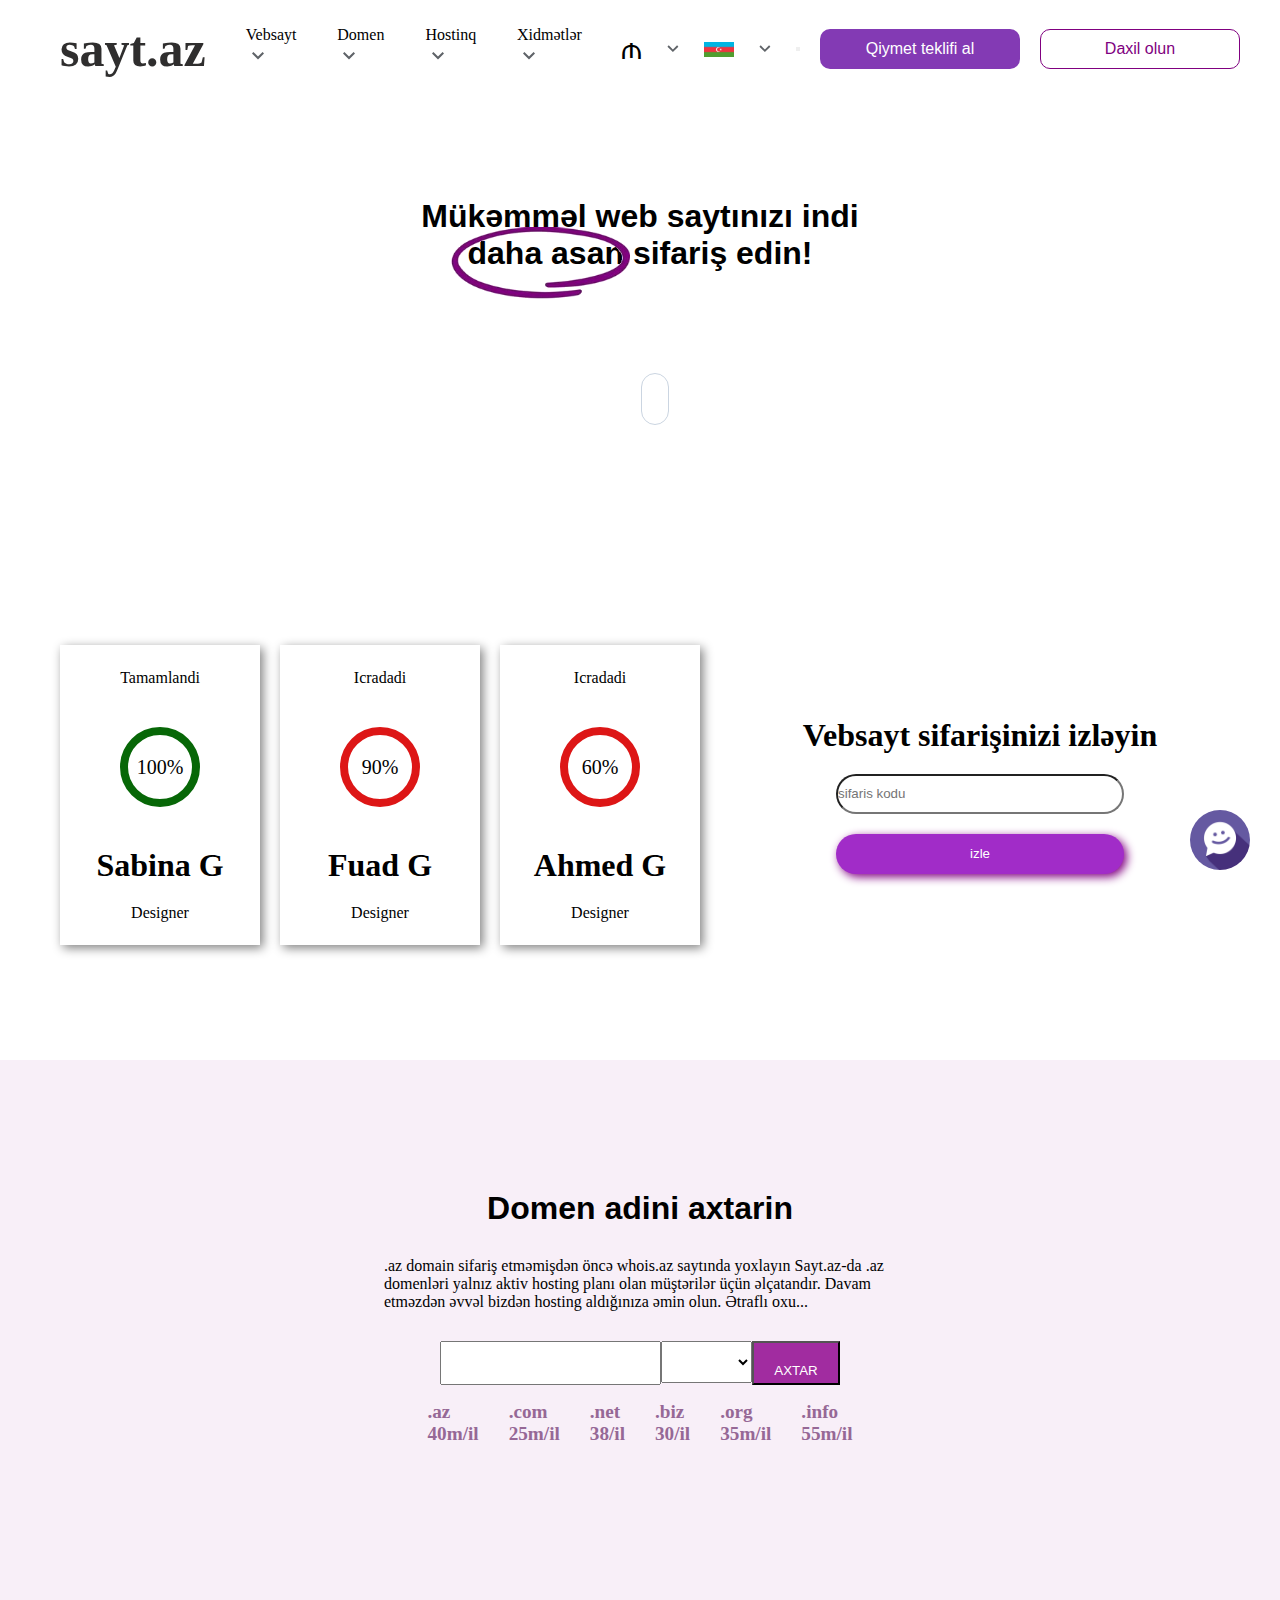
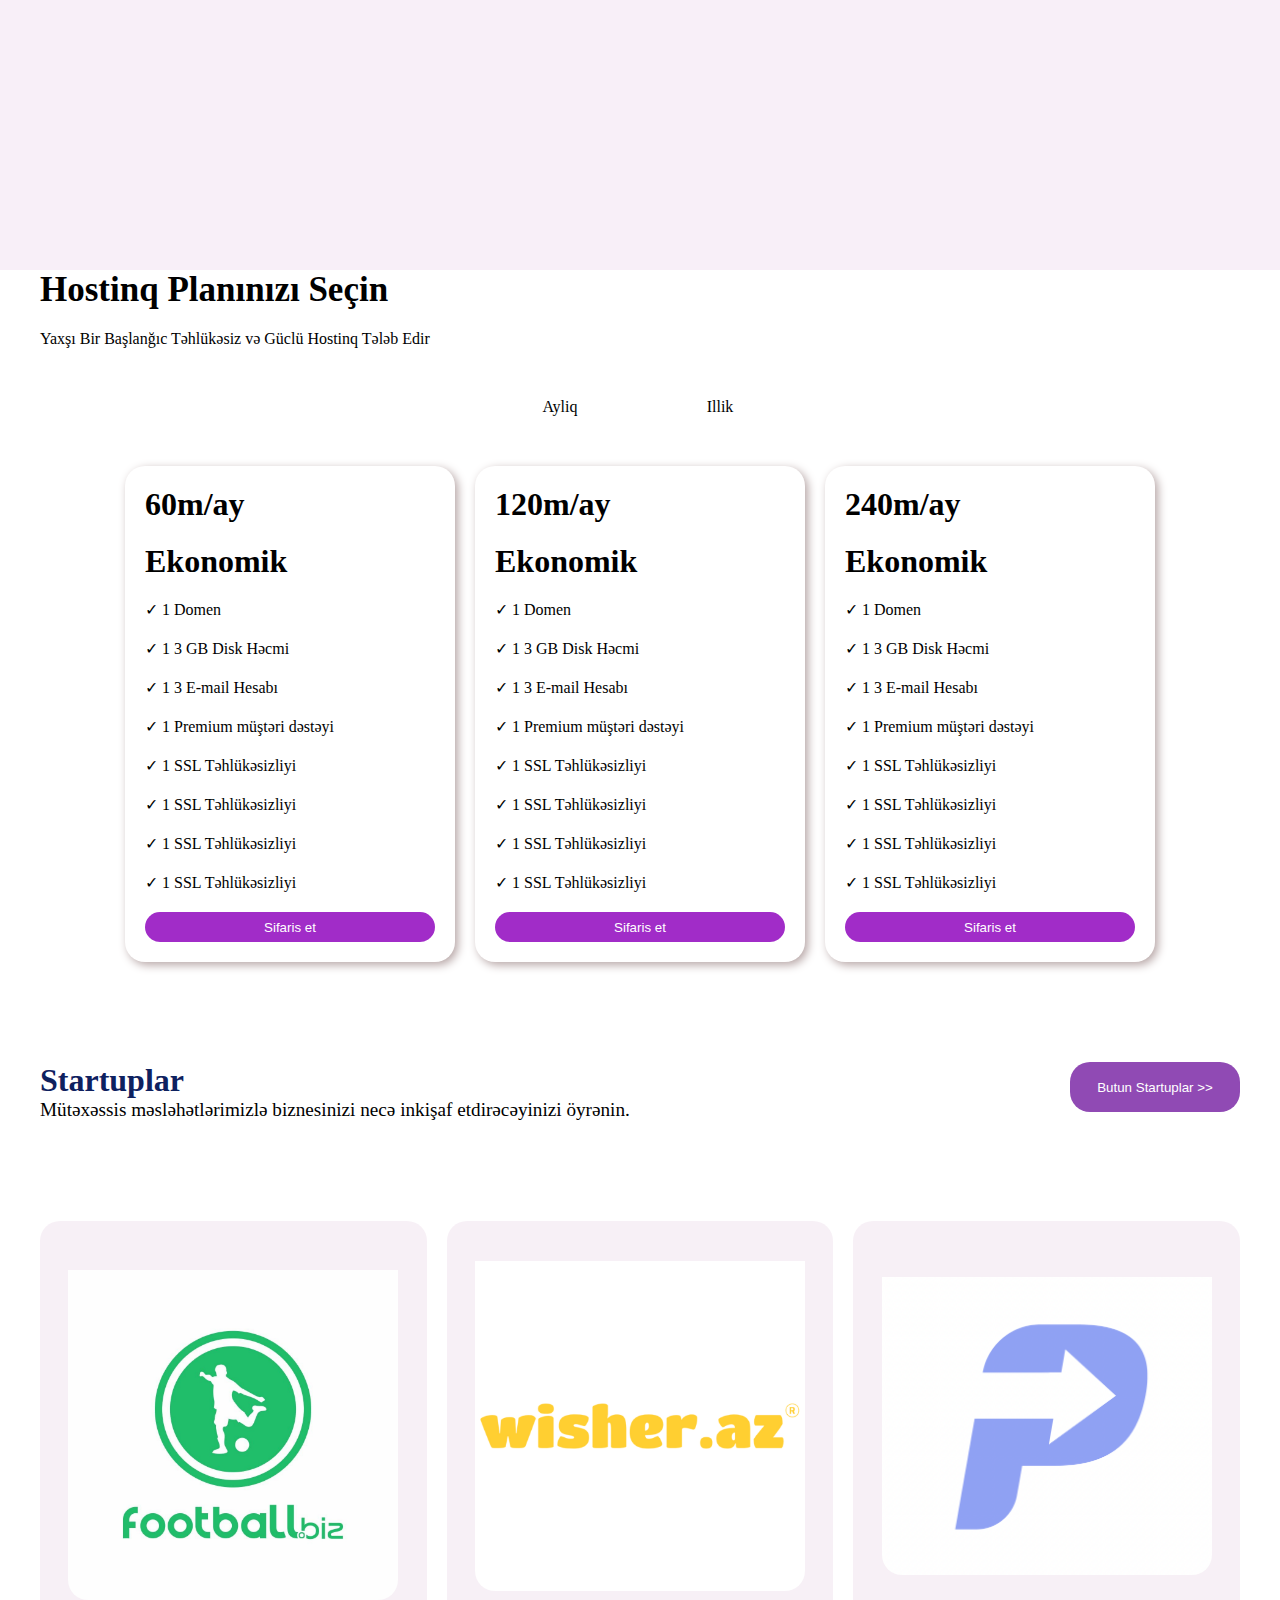
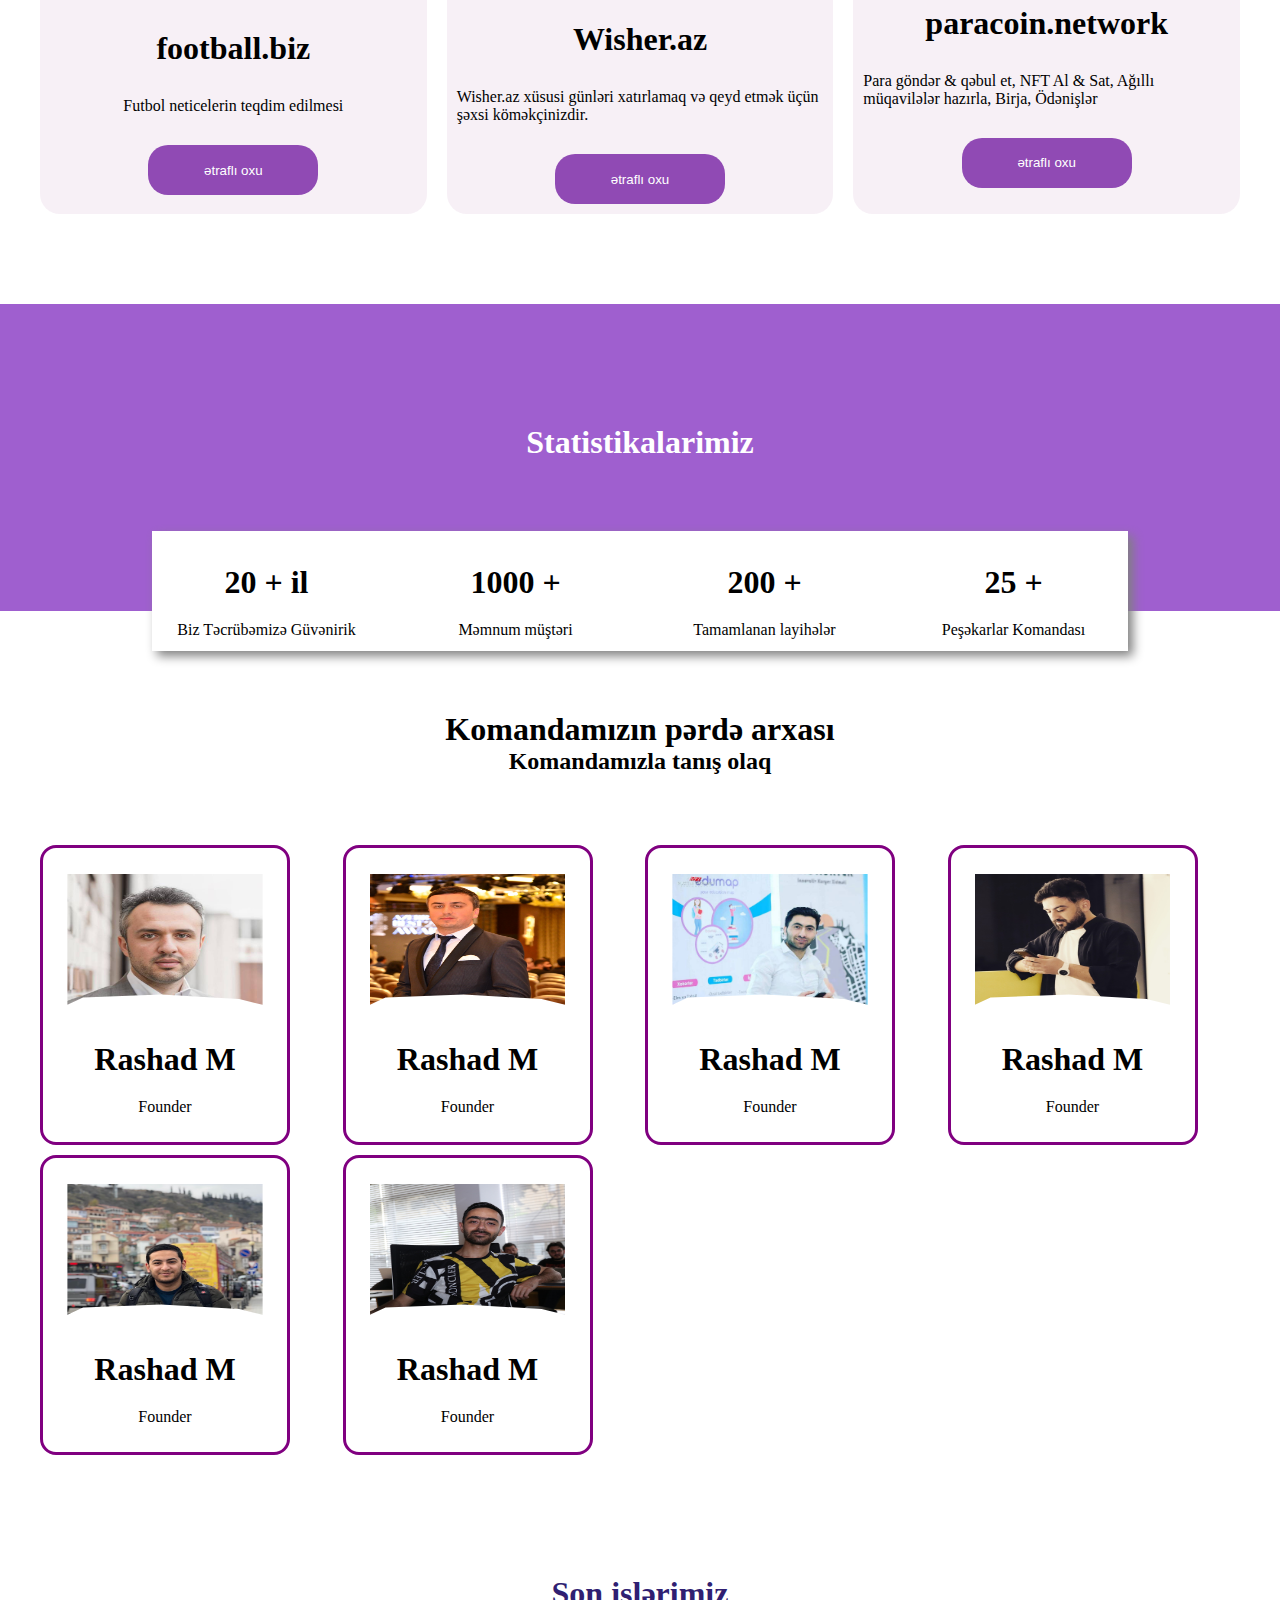
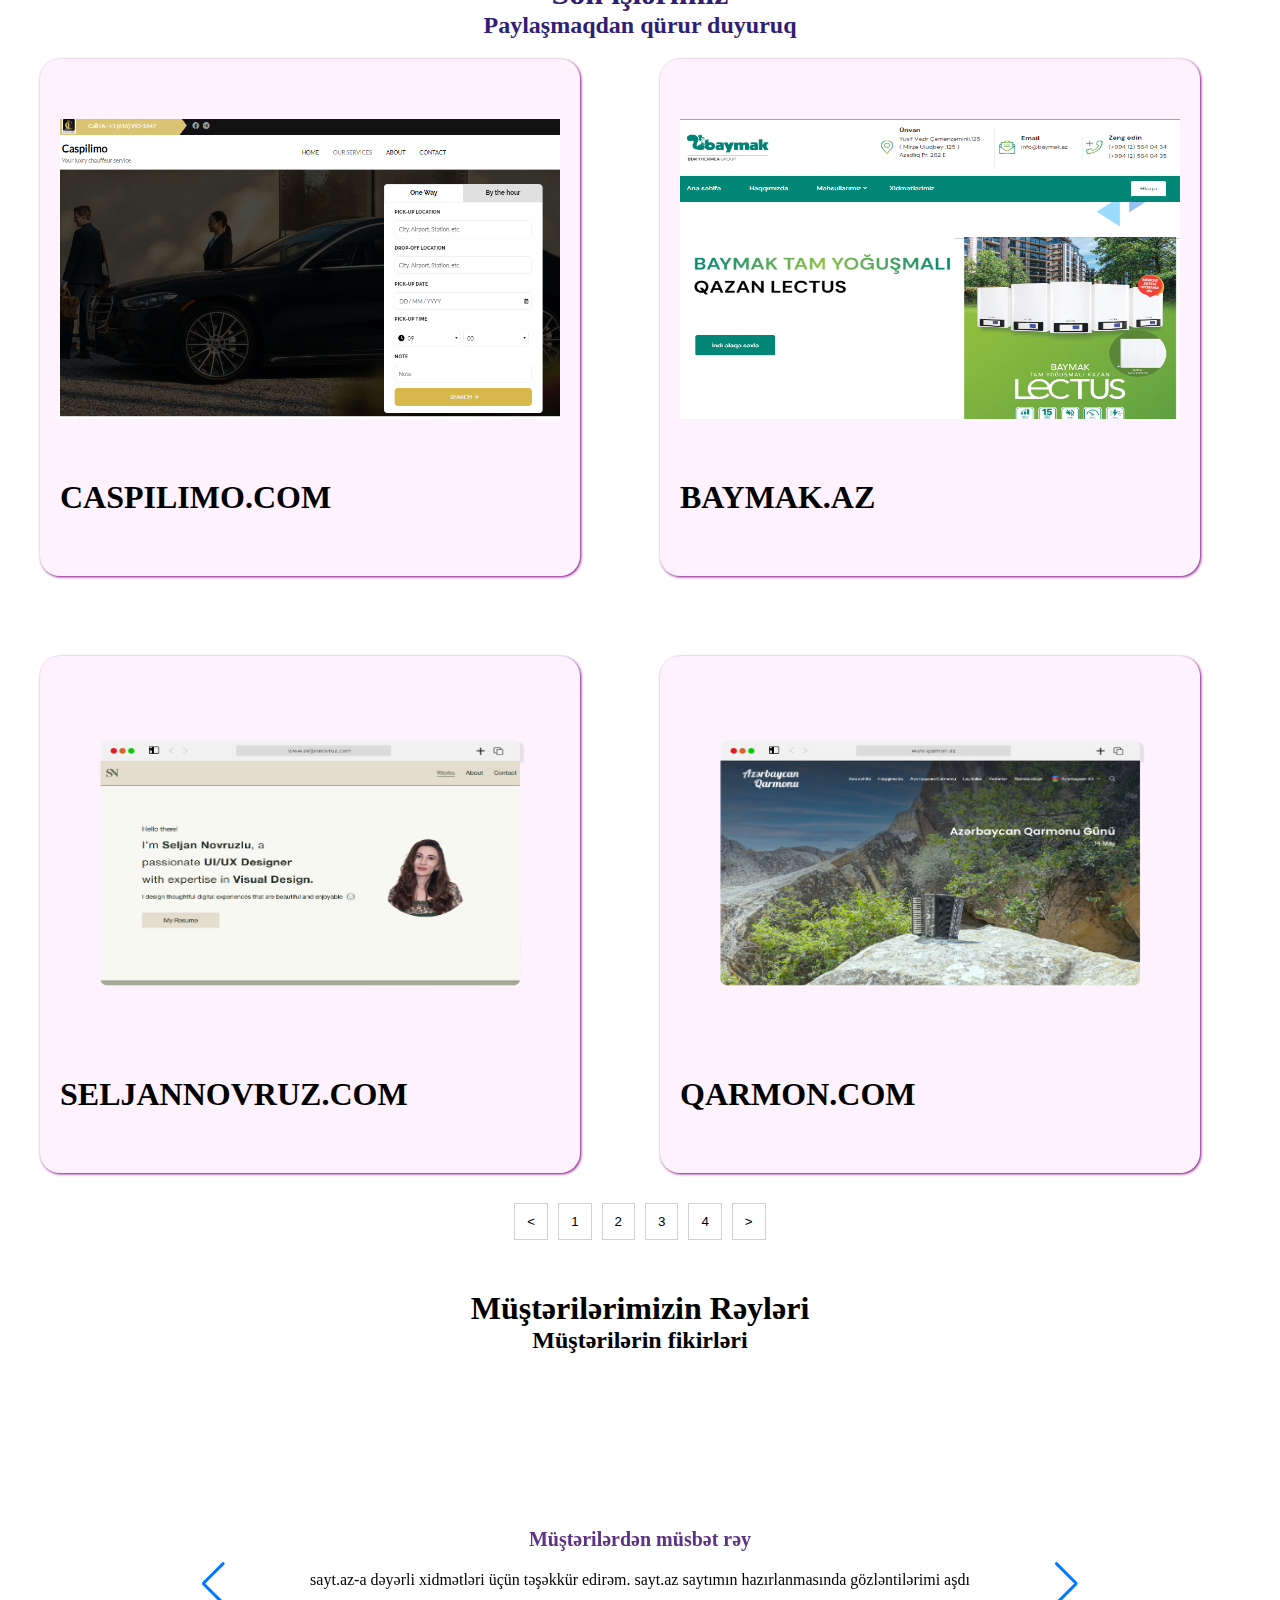
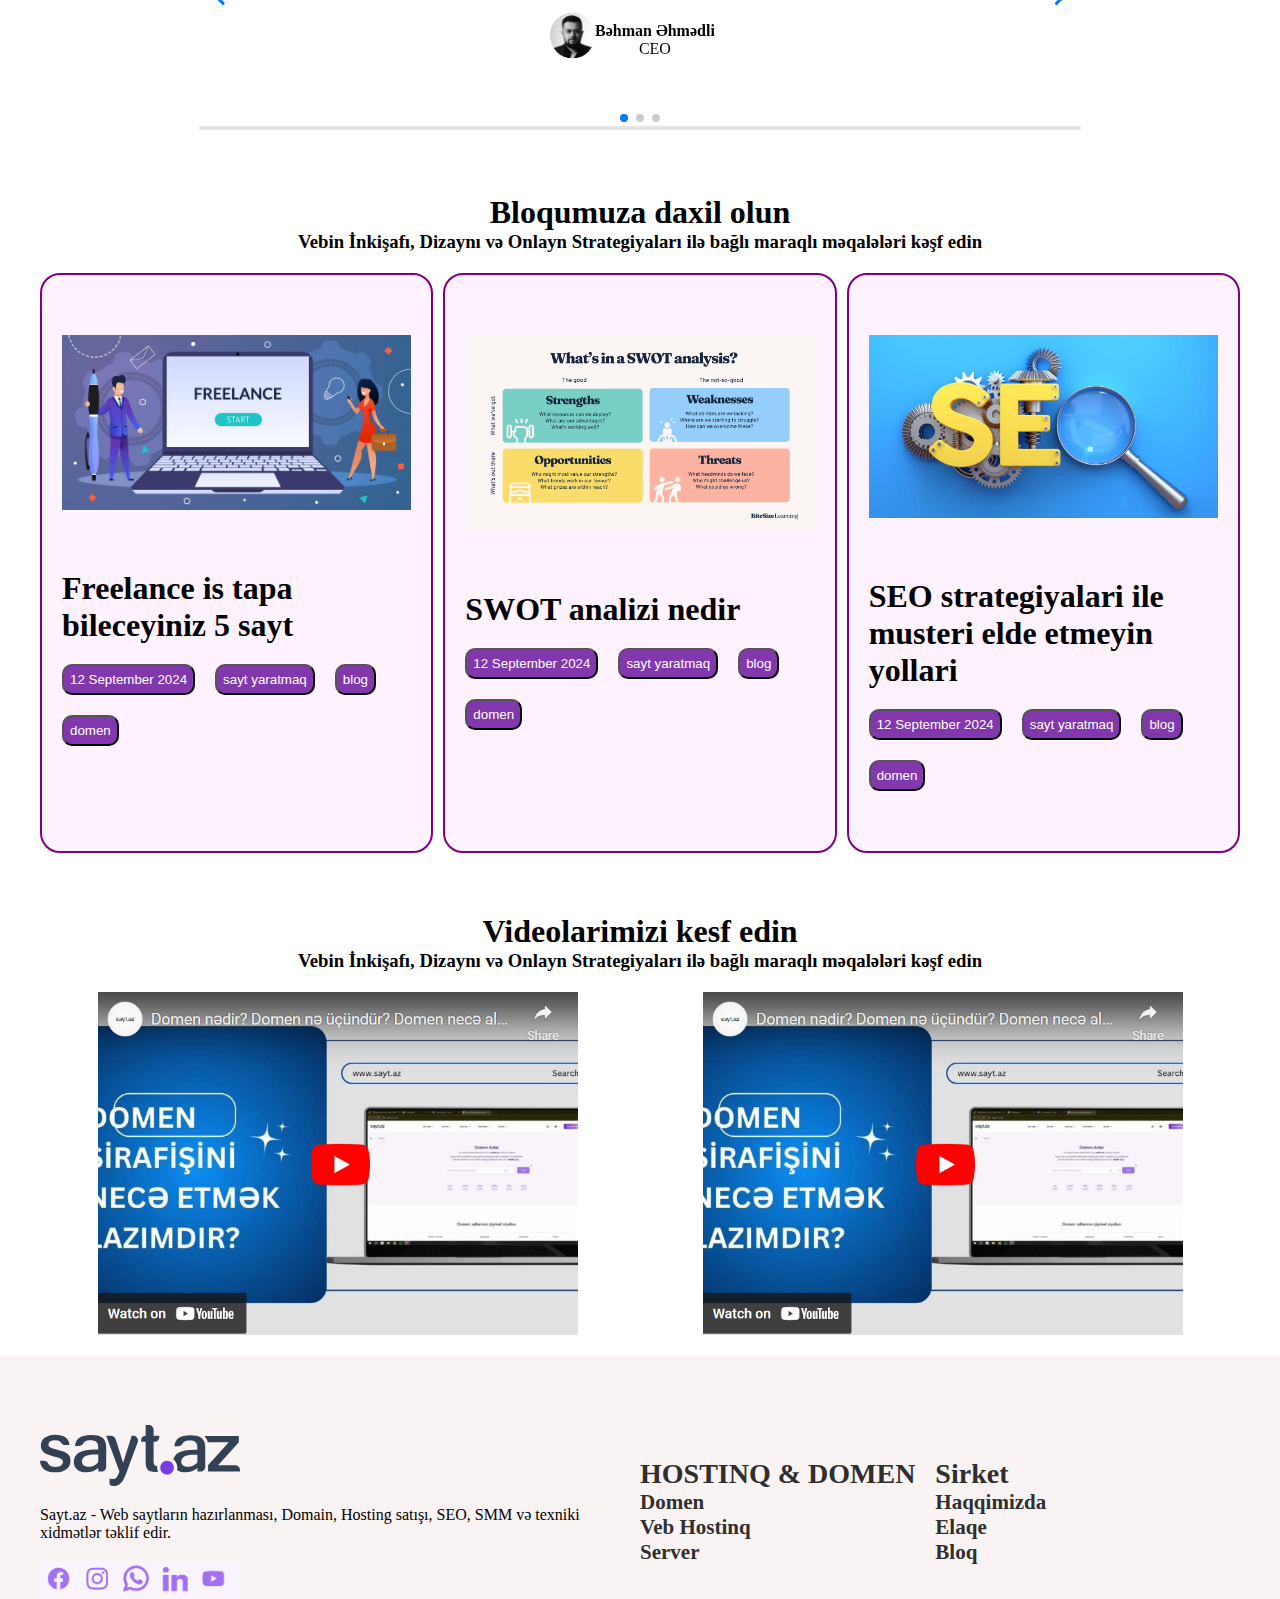
<file: index.html>
<!DOCTYPE html>
<html lang="en">
<head>
  <meta charset="UTF-8">
  <meta name="viewport" content="width=device-width, initial-scale=1.0">
  <link rel="stylesheet" href="style.css">
  <link
  rel="stylesheet"
  href="https://cdn.jsdelivr.net/npm/swiper@11/swiper-bundle.min.css"
/>

  <title>Document</title>
</head>
<body>
  <header>
    <nav class="container ">
      <span style="padding: 20px; font-size: 50px;font-weight: bold;color: rgb(47, 46, 46);">sayt.az</span>
     
      <ul>
        <li class="hide dropdown">Vebsayt 
<svg xmlns="http://www.w3.org/2000/svg" height="24px" viewBox="0 -960 960 960" width="24px" fill="#5f6368"><path d="M480-344 240-584l56-56 184 184 184-184 56 56-240 240Z"/></svg>
<div class="dropdown-content">
  <a href="#">Sifarisi izle</a>
  <a href="#">Sayt Kalkulyatoru</a>
  <a href="#">Seo xidmeti</a>
</div>
        </li>
        <li class="hide dropdown">Domen
<svg xmlns="http://www.w3.org/2000/svg" height="24px" viewBox="0 -960 960 960" width="24px" fill="#5f6368"><path d="M480-344 240-584l56-56 184 184 184-184 56 56-240 240Z"/></svg>
<div class="dropdown-content">
  <a href="#">Sifarisi izle</a>
  <a href="#">Sayt Kalkulyatoru</a>
  <a href="#">Seo xidmeti</a>
</div>
        </li>
        <li class="hide dropdown">Hostinq
<svg xmlns="http://www.w3.org/2000/svg" height="24px" viewBox="0 -960 960 960" width="24px" fill="#5f6368"><path d="M480-344 240-584l56-56 184 184 184-184 56 56-240 240Z"/></svg>
<div class="dropdown-content">
  <a href="#">Sifarisi izle</a>
  <a href="#">Sayt Kalkulyatoru</a>
  <a href="#">Seo xidmeti</a>
</div>
        </li>
        <li class="hide dropdown">Xidmətlər
<svg xmlns="http://www.w3.org/2000/svg" height="24px" viewBox="0 -960 960 960" width="24px" fill="#5f6368"><path d="M480-344 240-584l56-56 184 184 184-184 56 56-240 240Z"/></svg>
<div class="dropdown-content">
  <a href="#">Sifarisi izle</a>
  <a href="addition.html">Sayt Kalkulyatoru</a>
  <a href="#">Seo xidmeti</a>
</div>
        </li>
<li style="font-size: 30px;">₼<span></span></li>
<svg xmlns="http://www.w3.org/2000/svg" height="24px" viewBox="0 -960 960 960" width="24px" fill="#5f6368"><path d="M480-344 240-584l56-56 184 184 184-184 56 56-240 240Z"/></svg>

        <li><img style="width: 30px;" src="az.png" alt=""><span></span></li>
<svg xmlns="http://www.w3.org/2000/svg" height="24px" viewBox="0 -960 960 960" width="24px" fill="#5f6368"><path d="M480-344 240-584l56-56 184 184 184-184 56 56-240 240Z"/></svg>

        <button onclick="show()"><li class="h">
<svg xmlns="http://www.w3.org/2000/svg" height="25px" viewBox="0 -960 960 960" width="25px" fill="#5f6368"><path d="M120-240v-80h720v80H120Zm0-200v-80h720v80H120Zm0-200v-80h720v80H120Z"/></svg>
        </li></button>
      </ul>
  <div class="navb hide">
    <button>Qiymet teklifi al</button>
    <button>Daxil olun</button>
  </div>
  <ul class="sidebar">
<button onclick="hide()"><li>
<svg xmlns="http://www.w3.org/2000/svg" height="24px" viewBox="0 -960 960 960" width="24px" fill="#5f6368"><path d="m256-200-56-56 224-224-224-224 56-56 224 224 224-224 56 56-224 224 224 224-56 56-224-224-224 224Z"/></svg>
</li></button>
    <li >Vebsayt 
<svg xmlns="http://www.w3.org/2000/svg" height="24px" viewBox="0 -960 960 960" width="24px" fill="#5f6368"><path d="M480-344 240-584l56-56 184 184 184-184 56 56-240 240Z"/></svg>

    </li>
    <li >Domen
<svg xmlns="http://www.w3.org/2000/svg" height="24px" viewBox="0 -960 960 960" width="24px" fill="#5f6368"><path d="M480-344 240-584l56-56 184 184 184-184 56 56-240 240Z"/></svg>

    </li>
    <li >Hostinq
<svg xmlns="http://www.w3.org/2000/svg" height="24px" viewBox="0 -960 960 960" width="24px" fill="#5f6368"><path d="M480-344 240-584l56-56 184 184 184-184 56 56-240 240Z"/></svg>

    </li>
    <li >Xidmətlər
<svg xmlns="http://www.w3.org/2000/svg" height="24px" viewBox="0 -960 960 960" width="24px" fill="#5f6368"><path d="M480-344 240-584l56-56 184 184 184-184 56 56-240 240Z"/></svg>

    </li>
<li style="font-size: 30px;">₼<span></span></li>
<svg xmlns="http://www.w3.org/2000/svg" height="24px" viewBox="0 -960 960 960" width="24px" fill="#5f6368"><path d="M480-344 240-584l56-56 184 184 184-184 56 56-240 240Z"/></svg>

    <li><span><img style="width: 30px;" src="az.png" alt=""></span></li>
<svg xmlns="http://www.w3.org/2000/svg" height="24px" viewBox="0 -960 960 960" width="24px" fill="#5f6368"><path d="M480-344 240-584l56-56 184 184 184-184 56 56-240 240Z"/></svg>

    
    <div class="navb m">
      <button>Qiymet teklifi al</button>
      <button>Daxil olun</button>
    </div>
    

  </ul>
      
    </nav>
  </header>
  <div style="position: relative;" class="container sec4"><h1 style="text-align: center; font-family: Arial, Helvetica, sans-serif;">Mükəmməl web saytınızı indi <br> daha asan sifariş edin!</h1>
  <img class="circ" src="circle.png" alt=""></div>
  
  <a href="#sl"><svg class="scroll"
  width="30"
  height="54"
  viewBox="0 0 30 54"
  fill="none"
  xmlns="http://www.w3.org/2000/svg"
>
  <rect
    x="1.5"
    y="1.5"
    width="27"
    height="51"
    rx="13.5"
    stroke="#CBD5E1"
    strokeWidth="3"
  />
</svg></a>
  <section class="container sec" id="sl">
    <div class="cards hide">
      <div class="card"><p>Tamamlandi</p><span class="circle"><p>100%</p></span><h1>Sabina G</h1><p>Designer</p></div>
      <div class="card"><p>Icradadi</p><span class="ca"><p>90%</p></span><h1>Fuad G</h1><p>Designer</p></div>
      <div class="card"><p>Icradadi</p><span class="cb"><p>60%</p></span><h1>Ahmed G</h1><p>Designer</p></div>

    </div>
    <div class="card1">
      <h1 style="text-align: center;">Vebsayt sifarişinizi izləyin</h1>
      <input type="text" placeholder="sifaris kodu" id=""><button>izle</button>
    </div>
  </section>
  <section style="background-color: rgba(243, 228, 243, 0.595); height: 90vh;">
    <div class="container sec1">
      <h1 style="text-align: center; font-family: Arial, Helvetica, sans-serif;">Domen adini axtarin</h1><p>.az domain sifariş etməmişdən öncə whois.az saytında yoxlayın
        Sayt.az-da .az domenləri yalnız aktiv hosting planı olan müştərilər üçün əlçatandır. Davam etməzdən əvvəl bizdən hosting aldığınıza əmin olun. Ətraflı oxu...</p>
    <div class="flec"><input type="text" name="" id=""><select style="padding: 20px;" id="select"></select><button>AXTAR</button></div>
    <div id="domain"><a href="">.az <br> 40m/il</a>
    <a href="">.com <br> 25m/il</a>
    <a href="">.net <br> 38/il</a>
    <a href="">.biz <br> 30/il</a>
    <a href="">.org <br> 35m/il</a>
    <a href="">.info <br> 55m/il</a></div>
      </div>
  </section>
  <section class="sec2 container">
    <h1 style="font-size: 35px;">Hostinq Planınızı Seçin</h1>
    <p>Yaxşı Bir Başlanğıc Təhlükəsiz və Güclü Hostinq Tələb Edir</p>
    <div class="danger">
      <div class="d1" onclick="handle('d1')">
        <p>Ayliq</p></div>
      <div class="d2" onclick="handle('d2')">
        <p>Illik  </p></div>
    </div>
    <div class="cards birinci">
      <div class="card2">
        <h1>5m/ay</h1>
        <h1>Ekonomik</h1>
        <p>	✓ 1 Domen</p>
        <p>	✓ 1 3 GB Disk Həcmi</p>
        <p>	✓ 1 3 E-mail Hesabı</p>
        <p>	✓ 1 Premium müştəri dəstəyi</p>
        <p>	✓ 1 SSL Təhlükəsizliyi</p>
        <p>	✓ 1 SSL Təhlükəsizliyi</p>
        <p>	✓ 1 SSL Təhlükəsizliyi</p>
        <p>	✓ 1 SSL Təhlükəsizliyi</p>
        <button>Sifaris et</button>
      </div>
      <div class="card2">
        <h1>10m/ay</h1>
        <h1>Ekonomik</h1>
        <p>	✓ 1 Domen</p>
        <p>	✓ 1 3 GB Disk Həcmi</p>
        <p>	✓ 1 3 E-mail Hesabı</p>
        <p>	✓ 1 Premium müştəri dəstəyi</p>
        <p>	✓ 1 SSL Təhlükəsizliyi</p>
        <p>	✓ 1 SSL Təhlükəsizliyi</p>
        <p>	✓ 1 SSL Təhlükəsizliyi</p>
        <p>	✓ 1 SSL Təhlükəsizliyi</p>
        <button>Sifaris et</button>
      </div>
      <div class="card2">
        <h1>20m/ay</h1>
        <h1>Ekonomik</h1>
        <p>	✓ 1 Domen</p>
        <p>	✓ 1 3 GB Disk Həcmi</p>
        <p>	✓ 1 3 E-mail Hesabı</p>
        <p>	✓ 1 Premium müştəri dəstəyi</p>
        <p>	✓ 1 SSL Təhlükəsizliyi</p>
        <p>	✓ 1 SSL Təhlükəsizliyi</p>
        <p>	✓ 1 SSL Təhlükəsizliyi</p>
        <p>	✓ 1 SSL Təhlükəsizliyi</p>
        <button>Sifaris et</button></div>
      </div>
      <div class="cards ikinci">
        <div class="card2">
          <h1>60m/ay</h1>
          <h1>Ekonomik</h1>
          <p>	✓ 1 Domen</p>
          <p>	✓ 1 3 GB Disk Həcmi</p>
          <p>	✓ 1 3 E-mail Hesabı</p>
          <p>	✓ 1 Premium müştəri dəstəyi</p>
          <p>	✓ 1 SSL Təhlükəsizliyi</p>
          <p>	✓ 1 SSL Təhlükəsizliyi</p>
          <p>	✓ 1 SSL Təhlükəsizliyi</p>
          <p>	✓ 1 SSL Təhlükəsizliyi</p>
          <button>Sifaris et</button>
        </div>
        <div class="card2">
          <h1>120m/ay</h1>
          <h1>Ekonomik</h1>
          <p>	✓ 1 Domen</p>
          <p>	✓ 1 3 GB Disk Həcmi</p>
          <p>	✓ 1 3 E-mail Hesabı</p>
          <p>	✓ 1 Premium müştəri dəstəyi</p>
          <p>	✓ 1 SSL Təhlükəsizliyi</p>
          <p>	✓ 1 SSL Təhlükəsizliyi</p>
          <p>	✓ 1 SSL Təhlükəsizliyi</p>
          <p>	✓ 1 SSL Təhlükəsizliyi</p>
          <button>Sifaris et</button>
        </div>
        <div class="card2">
          <h1>240m/ay</h1>
          <h1>Ekonomik</h1>
          <p>	✓ 1 Domen</p>
          <p>	✓ 1 3 GB Disk Həcmi</p>
          <p>	✓ 1 3 E-mail Hesabı</p>
          <p>	✓ 1 Premium müştəri dəstəyi</p>
          <p>	✓ 1 SSL Təhlükəsizliyi</p>
          <p>	✓ 1 SSL Təhlükəsizliyi</p>
          <p>	✓ 1 SSL Təhlükəsizliyi</p>
          <p>	✓ 1 SSL Təhlükəsizliyi</p>
          <button>Sifaris et</button></div>
        </div>
    </div>
  </section>
  <section class="container">
    <div class="sec3"><div><h1 style="font-size: 32px; color: rgb(14, 33, 95);">Startuplar</h1><p style="font-size: 1.2rem;">Mütəxəssis məsləhətlərimizlə biznesinizi necə inkişaf etdirəcəyinizi öyrənin.</p></div>
    <button class="btn">Butun Startuplar >></button>
    </div>
  <div class="cards hide">
    <div class="card3"><img src="fball.jpg" alt="">
    <h1>football.biz</h1><p>Futbol neticelerin teqdim edilmesi</p><button class="btn">ətraflı oxu</button>
  </div>
  <div class="card3"><img src="wish.png" alt="">
    <h1>Wisher.az</h1><p>Wisher.az xüsusi günləri xatırlamaq və qeyd etmək üçün şəxsi köməkçinizdir.</p><button class="btn">ətraflı oxu</button>
  </div>
  <div class="card3"><img src="para.png" alt="">
    <h1>paracoin.network</h1><p>Para göndər & qəbul et, NFT Al & Sat, Ağıllı müqavilələr hazırla, Birja, Ödənişlər</p><button class="btn">ətraflı oxu</button>
  </div>
</div>
  </section>
  <div style="background-color: rgb(159, 95, 207); padding: 30px;margin-top: 90px;"><h1 style="padding-top: 90px; text-align: center;color: white;">Statistikalarimiz</h1>
  <div class="cards elave";>
    <div class="card1"><h1>20 + il</h1><p>Biz Təcrübəmizə Güvənirik</p></div>
    <div class="card1"><h1>1000 +</h1><p>Məmnum müştəri</p></div>
    <div class="card1"><h1>200 +</h1><p>Tamamlanan layihələr</p></div>
    <div class="card1"><h1>25 +</h1><p>Peşəkarlar Komandası</p></div>
  </div>
  </div>
  <div class="sec4 container"><h1>Komandamızın pərdə arxası</h1>
  <h2>Komandamızla tanış olaq</h2>
<div class="adam">
  <div class="card">
    <img src="a.jpg" alt="">
    <h1>Rashad M</h1><p>Founder</p>
  </div>
  <div class="card">
    <img src="b.jpg" alt="">
    <h1>Rashad M</h1><p>Founder</p>
  </div>
  <div class="card">
    <img src="c.jpg" alt="">
    <h1>Rashad M</h1><p>Founder</p>
  </div>
  <div class="card">
    <img src="d.jpg" alt="">
    <h1>Rashad M</h1><p>Founder</p>
  </div>
  <div class="card">
    <img src="e.png" alt="">
    <h1>Rashad M</h1><p>Founder</p>
  </div>
  <div class="card">
    <img src="f.jpg" alt="">
    <h1>Rashad M</h1><p>Founder</p>
  </div>
</div>
</div>
<div class="container" style="text-align: center; padding: 20px 0; color: rgb(48, 31, 114);"><h1>Son işlərimiz</h1><h2>Paylaşmaqdan qürur duyuruq</h2></div>
 <section class="container">
  <div class="card4s" id="i1">
    <div class="card4">
      <img  src="casp.png" alt="">
      <h1>CASPILIMO.COM</h1>
    </div>
    <div class="card4">
      <img  src="bayma.png" alt="">
      <h1>BAYMAK.AZ</h1>
    </div>
    <div class="card4">
      <img  src="seljan.png" alt="">
      <h1>SELJANNOVRUZ.COM</h1>
    </div>
    <div class="card4">
      <img  src="qarmon.png" alt="">
      <h1>QARMON.COM</h1>
    </div>
  </div>
  <div class="card4s" id="i2">
    <div class="card4">
      <img  src="hedef.png" alt="">
      <h1>HEDEFINSAAT.AZ</h1>
    </div>
    <div class="card4">
      <img  src="bahman.jpg" alt="">
      <h1>BAHMANMAMMADLI.COM</h1>
    </div>
    <div class="card4">
      <img  src="tovuz.jpg" alt="">
      <h1>TOVUZAQRO.COM</h1>
    </div>
    <div class="card4">
      <img  src="metbuat.jpg" alt="">
      <h1>METBUAT.AZ</h1>
    </div>
  </div>
  <div class="card4s" id="i3">
    <div class="card4">
      <img  src="plan.jpg" alt="">
      <h1>PLANNINQ.AZ</h1>
    </div>
    <div class="card4">
      <img  src="wwwa.jpg" alt="">
      <h1>WWWART.COM</h1>
    </div>
    <div class="card4">
      <img  src="bina.png" alt="">
      <h1>AZHOLIDAYS.COM</h1>
    </div>
    <div class="card4">
      <img  src="vip.png" alt="">
      <h1>VIPCONSULTING.AZ</h1>
    </div>
  </div>
  <div class="card4s" id="i4">
    <div class="card4">
      <img  src="tik.png" alt="">
      <h1>AZFENTIQ.AZ</h1>
    </div>
    <div class="card4">
      <img  src="musiqi.png" alt="">
      <h1>NOTEHUB.AZ</h1>
    </div>
  </div>
  
 </section>
 <div class="button">
    <a href=""><button><</button></a>
    <a href="#i1"><button onclick="changePage('i1')">1</button></a>
    <a href="#i2"><button onclick="changePage('i2')">2</button></a>
    <a href="#i3"><button onclick="changePage('i3')">3</button></a>
    <a href="#i4"><button onclick="changePage('i4')">4</button></a>
    <a href=""><button>></button></a>
  </div>
 <div class="water"></div>
<div class="container" style="text-align: center; padding: 20px 0">
  <h1>Müştərilərimizin Rəyləri</h1><h2>Müştərilərin fikirləri</h2>
</div>
<div class="container">
<div class="swiper ">
  <!-- Additional required wrapper -->
  <div class="swiper-wrapper">
    <!-- Slides -->
    <div class="swiper-slide">
      <div class="adam1">
      <h1 style="color: rgb(94, 51, 131);font-size: 20px;margin-bottom: 20px;">Müştərilərdən müsbət rəy</h1><p>sayt.az-a dəyərli xidmətləri üçün təşəkkür edirəm. sayt.az saytımın hazırlanmasında gözləntilərimi aşdı</p>
      <div class="adamlar"><img style="border-radius: 50%; width: 45px;" src="beh.png" alt="">
        <div><p><b>Bəhman Əhmədli</b></p>
      <p>CEO</p></div>
      </div>
    </div></div>
    <div class="swiper-slide"><div class="adam1">
      <h1 style="color: rgb(94, 51, 131);font-size: 20px;margin-bottom: 20px;">Müştərilərdən müsbət rəy</h1><p>sayt.az-a dəyərli xidmətləri üçün təşəkkür edirəm. sayt.az saytımın hazırlanmasında gözləntilərimi aşdı</p>
      <div class="adamlar"><img style="border-radius: 50%; width: 45px;" src="h.png" alt="">
        <div><p><b>Hikmet Taghiyev</b></p>
      <p>Accountant</p></div>
      </div>
    </div>  </div>
    <div class="swiper-slide"><div class="adam1">
      <h1 style="color: rgb(94, 51, 131);font-size: 20px;margin-bottom: 20px;">Müştərilərdən müsbət rəy</h1><p>sayt.az saytımın hazırlanmasında gözləntilərimi aşdı.Mənim istəklərimi əks etdirdi.</p>
      <div class="adamlar"><img style="border-radius: 50%; width: 45px;" src="sel.png" alt="">
        <div><p><b>Seljan Novruz</b></p>
      <p>CEO</p></div>
      </div>
    </div> </div>
    ...
  </div>
  <!-- If we need pagination -->
  <div class="swiper-pagination"></div>

  <!-- If we need navigation buttons -->
  <div class="swiper-button-prev"></div>
  <div class="swiper-button-next"></div>

  <!-- If we need scrollbar -->
  <div class="swiper-scrollbar"></div>
</div><div class="chatbox" style="display: none;">
  <div class="chatbox1"><p>Hello! We would like to talk to you. Under the EU General Data Protection regulation, we need your approval for the use of personal information (e.g. your name and email)
    Is this ok with you?</p>
  <button>Not now</button><button style="background-color: rgb(150, 45, 164);color: white;">I accept</button>
  </div>
</div>
<img onclick="chat()" id="img" class="chat" src="me.jpg" alt="">
</div>
<div class="container" style="text-align: center; padding: 20px 0; margin-top: 40px;">
  <h1>Bloqumuza daxil olun</h1><h3>Vebin İnkişafı, Dizaynı və Onlayn Strategiyaları ilə bağlı maraqlı məqalələri kəşf edin</h3>
</div>
<script src="https://cdn.jsdelivr.net/npm/swiper@11/swiper-bundle.min.js"></script>
<section class="container sec5">
<div class="card4"><img src="free.png" alt=""><h1>Freelance is tapa bileceyiniz 5 sayt</h1>
<div class="lst"><button>12 September 2024</button><button>sayt yaratmaq</button><button>blog</button><button>domen</button></div></div>
<div class="card4"><img src="swot.png" alt=""><h1>SWOT analizi nedir</h1>
<div class="lst"><button>12 September 2024</button><button>sayt yaratmaq</button><button>blog</button><button>domen</button></div></div>
<div class="card4"><img src="seo.jpg" alt=""><h1>SEO strategiyalari ile musteri elde etmeyin yollari</h1>
<div class="lst"><button>12 September 2024</button><button>sayt yaratmaq</button><button>blog</button><button>domen</button></div></div>
</section>
<div class="container" style="text-align: center; padding: 20px 0; margin-top: 40px;">
  <h1>Videolarimizi kesf edin</h1><h3>Vebin İnkişafı, Dizaynı və Onlayn Strategiyaları ilə bağlı maraqlı məqalələri kəşf edin</h3>
</div>
<div class="container vid"><img src="vid.png" alt=""><img src="vid.png" alt=""></div>
<footer class=" footer">
  <div class="container foo">
<div class="div2"><img src="saytaz.svg" alt=""><p>Sayt.az - Web saytların hazırlanması, Domain, Hosting satışı, SEO, SMM və texniki xidmətlər təklif edir.</p><img src="gal.png" alt=""></div>
<div class="div3"><div><h1> HOSTINQ & DOMEN</h1><h2>Domen</h2><h2>Veb Hostinq</h2><h2>Server</h2></div>
<div ><h1> Sirket</h1><h2>Haqqimizda</h2><h2>Elaqe</h2><h2>Bloq</h2></div>
</div>
</div>
</footer>
 <script>
  const chatbox = document.querySelector('.chatbox')
  const img = document.getElementById('img')
  function chat() {
    if (chatbox.style.display === 'none') {
    chatbox.style.display = 'block';
    img.src = 'close.png'; 
  } else {
    chatbox.style.display = 'none';
    img.src = 'me.jpg';
  }
  }
  const swiper = new Swiper('.swiper', {
  direction: 'horizontal',
  loop: true,

  pagination: {
    el: '.swiper-pagination',
  },

  navigation: {
    nextEl: '.swiper-button-next',
    prevEl: '.swiper-button-prev',
  }
});
  function changePage(pageId) {
  const pages = document.querySelectorAll('.card4s');
  pages.forEach(page => {
    page.classList.remove('active');
  });

  const selectedPage = document.getElementById(pageId);
  if (selectedPage) {
    selectedPage.classList.add('active');
  }
}
document.addEventListener('DOMContentLoaded', () => {
  changePage('i1'); 
});

    const sidebar = document.querySelector('.sidebar')
    function show() {
      sidebar.style.display = 'flex'
    }
    function hide() {
      sidebar.style.display = 'none'
    }
    const select = document.getElementById('select')
    selArr = ['.az', '.com', '.net', '.info', '.biz', '.org', '.us', '.in']
    let newArr = selArr.map(item =>`<option>${item}</option>`)
    select.innerHTML += newArr
    const d1 = document.querySelector('.d1')
    const d2 = document.querySelector('.d2')
    const birinci = document.querySelector('.birinci')
    const ikinci = document.querySelector('.ikinci')
    birinci.style.display = 'none';
    function handle(status) {
d1.style.backgroundColor = status == 'd1' ? '#a12ca0' : ''
d2.style.backgroundColor = status == 'd2' ? '#a12ca0' : ''
if (status == 'd1') {
            birinci.style.display = 'flex';
            ikinci.style.display = 'none';
        } else if (status == 'd2') {
            birinci.style.display = 'none';
            ikinci.style.display = 'flex';
        }}
  </script>
</body>
</html>
</file>
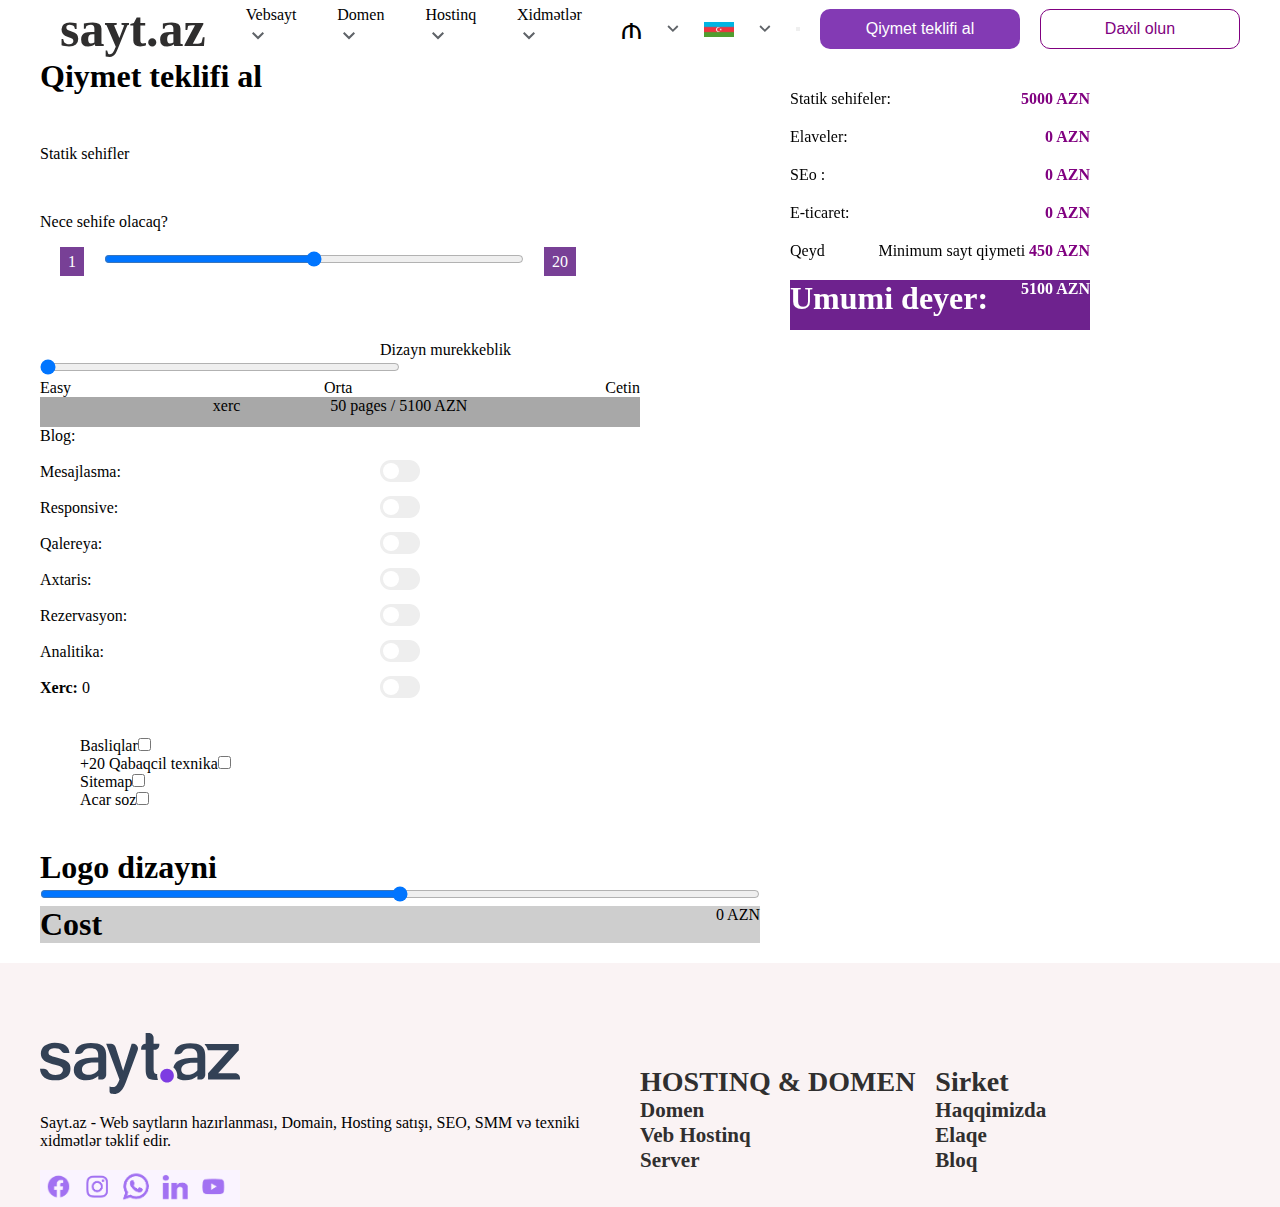
<file: addition.html>
<!DOCTYPE html>
<html lang="en">
<head>
  <meta charset="UTF-8">
  <meta name="viewport" content="width=device-width, initial-scale=1.0">
  <link rel="stylesheet" href="style.css">
  <link
  rel="stylesheet"
  href="https://cdn.jsdelivr.net/npm/swiper@11/swiper-bundle.min.css"
/>

  <title>Document</title>
</head>
<body>
  <header>
    <nav class="container ">
      <a href="index.html" style="text-decoration: none;"><span style="padding: 20px; font-size: 50px;font-weight: bold;color: rgb(47, 46, 46);">sayt.az</span></a>
     
      <ul>
        <li class="hide dropdown">Vebsayt 
<svg xmlns="http://www.w3.org/2000/svg" height="24px" viewBox="0 -960 960 960" width="24px" fill="#5f6368"><path d="M480-344 240-584l56-56 184 184 184-184 56 56-240 240Z"/></svg>
<div class="dropdown-content">
  <a href="#">Sifarisi izle</a>
  <a href="#">Sayt Kalkulyatoru</a>
  <a href="#">Seo xidmeti</a>
</div>
        </li>
        <li class="hide dropdown">Domen
<svg xmlns="http://www.w3.org/2000/svg" height="24px" viewBox="0 -960 960 960" width="24px" fill="#5f6368"><path d="M480-344 240-584l56-56 184 184 184-184 56 56-240 240Z"/></svg>
<div class="dropdown-content">
  <a href="#">Sifarisi izle</a>
  <a href="#">Sayt Kalkulyatoru</a>
  <a href="#">Seo xidmeti</a>
</div>
        </li>
        <li class="hide dropdown">Hostinq
<svg xmlns="http://www.w3.org/2000/svg" height="24px" viewBox="0 -960 960 960" width="24px" fill="#5f6368"><path d="M480-344 240-584l56-56 184 184 184-184 56 56-240 240Z"/></svg>
<div class="dropdown-content">
  <a href="#">Sifarisi izle</a>
  <a href="#">Sayt Kalkulyatoru</a>
  <a href="#">Seo xidmeti</a>
</div>
        </li>
        <li class="hide dropdown">Xidmətlər
<svg xmlns="http://www.w3.org/2000/svg" height="24px" viewBox="0 -960 960 960" width="24px" fill="#5f6368"><path d="M480-344 240-584l56-56 184 184 184-184 56 56-240 240Z"/></svg>
<div class="dropdown-content">
  <a href="#">Sifarisi izle</a>
  <a href="addition.html">Sayt Kalkulyatoru</a>
  <a href="#">Seo xidmeti</a>
</div>
        </li>
<li style="font-size: 30px;">₼<span></span></li>
<svg xmlns="http://www.w3.org/2000/svg" height="24px" viewBox="0 -960 960 960" width="24px" fill="#5f6368"><path d="M480-344 240-584l56-56 184 184 184-184 56 56-240 240Z"/></svg>

        <li><img style="width: 30px;" src="az.png" alt=""><span></span></li>
<svg xmlns="http://www.w3.org/2000/svg" height="24px" viewBox="0 -960 960 960" width="24px" fill="#5f6368"><path d="M480-344 240-584l56-56 184 184 184-184 56 56-240 240Z"/></svg>

        <button onclick="show()"><li class="h">
<svg xmlns="http://www.w3.org/2000/svg" height="25px" viewBox="0 -960 960 960" width="25px" fill="#5f6368"><path d="M120-240v-80h720v80H120Zm0-200v-80h720v80H120Zm0-200v-80h720v80H120Z"/></svg>
        </li></button>
      </ul>
  <div class="navb hide">
    <button>Qiymet teklifi al</button>
    <button>Daxil olun</button>
  </div>
  <ul class="sidebar">
<button onclick="hide()"><li>
<svg xmlns="http://www.w3.org/2000/svg" height="24px" viewBox="0 -960 960 960" width="24px" fill="#5f6368"><path d="m256-200-56-56 224-224-224-224 56-56 224 224 224-224 56 56-224 224 224 224-56 56-224-224-224 224Z"/></svg>
</li></button>
    <li >Vebsayt 
<svg xmlns="http://www.w3.org/2000/svg" height="24px" viewBox="0 -960 960 960" width="24px" fill="#5f6368"><path d="M480-344 240-584l56-56 184 184 184-184 56 56-240 240Z"/></svg>

    </li>
    <li >Domen
<svg xmlns="http://www.w3.org/2000/svg" height="24px" viewBox="0 -960 960 960" width="24px" fill="#5f6368"><path d="M480-344 240-584l56-56 184 184 184-184 56 56-240 240Z"/></svg>

    </li>
    <li >Hostinq
<svg xmlns="http://www.w3.org/2000/svg" height="24px" viewBox="0 -960 960 960" width="24px" fill="#5f6368"><path d="M480-344 240-584l56-56 184 184 184-184 56 56-240 240Z"/></svg>

    </li>
    <li >Xidmətlər
<svg xmlns="http://www.w3.org/2000/svg" height="24px" viewBox="0 -960 960 960" width="24px" fill="#5f6368"><path d="M480-344 240-584l56-56 184 184 184-184 56 56-240 240Z"/></svg>

    </li>
<li style="font-size: 30px;">₼<span></span></li>
<svg xmlns="http://www.w3.org/2000/svg" height="24px" viewBox="0 -960 960 960" width="24px" fill="#5f6368"><path d="M480-344 240-584l56-56 184 184 184-184 56 56-240 240Z"/></svg>

    <li><span><img style="width: 30px;" src="az.png" alt=""></span></li>
<svg xmlns="http://www.w3.org/2000/svg" height="24px" viewBox="0 -960 960 960" width="24px" fill="#5f6368"><path d="M480-344 240-584l56-56 184 184 184-184 56 56-240 240Z"/></svg>

    
    <div class="navb m">
      <button>Qiymet teklifi al</button>
      <button>Daxil olun</button>
    </div>
    

  </ul>
      
    </nav>
  </header>
 <main class="container" >
<div class="main">
    <div class="qiymet"><h1 style="margin-bottom: 30px;">Qiymet teklifi al</h1><p>Statik sehifler</p>
    <div class="range" style="margin-top: 30px;"><p style="margin-bottom: 20px;">Nece sehife olacaq?</p><div class="inp"><span>1</span><input oninput="page()" id="inp" type="range" name="" id=""><span>20</span></div>
   <div style="margin-top: 70px;">
  <label for="diff">Dizayn murekkeblik</label>
  <input style="width: 60%;" id="diff" type="range" name="" min="1" max="3" value="1">
  <div style="display: flex;justify-content: space-between;"><p id="difficulty">Asan</p><p id="difficulty">Orta</p><p id="difficulty">Cetin</p></div>
</div>
    <div class="xerc"><p style="margin-right: 90px;">xerc</p><p id="p">1 page</p></div>
    </div>
    </div>
    <div class="teklif">
      <div><p>Statik sehifeler:</p><span>100 azn</span></div>
      <div><p>Elaveler:</p><span>0 azn</span></div>
      <div><p >SEo :</p><span id="seo">0 azn</span></div>
      <div><p> E-ticaret:</p><span>0 azn</span></div>
      <div><p style="margin-right: 20px;">Qeyd</p><p>Minimum sayt qiymeti <span>450 azn</span></p></div>
      <div style="height: 10%;background-color: rgb(110, 34, 142);color: white;"><h1>Umumi deyer:</h1><span id="s" style="color: white;">450 azn</span></div>
    </div>
</div>
<div id="inpSec"></div>
    <div><b>Xerc:</b> <span id="priceSec">0</span></div>
  <div id="axtaris" style="margin-top: 40px">
  </div>
  <div ><h1 style="margin-top: 40px;">Logo dizayni</h1><input oninput="chance()" id="logo" style="width: 60%;" type="range" min="1" max="3" name="" id="">
  <div style="display: flex;justify-content: space-between; width: 60%;background-color: rgba(128, 128, 128, 0.388);"><h1>Cost</h1><span id="logocost">0 AZN</span></div>
  </div>
 </main>
<footer class=" footer">
  <div class="container foo">
<div class="div2"><img src="saytaz.svg" alt=""><p>Sayt.az - Web saytların hazırlanması, Domain, Hosting satışı, SEO, SMM və texniki xidmətlər təklif edir.</p><img src="gal.png" alt=""></div>
<div class="div3"><div><h1> HOSTINQ & DOMEN</h1><h2>Domen</h2><h2>Veb Hostinq</h2><h2>Server</h2></div>
<div ><h1> Sirket</h1><h2>Haqqimizda</h2><h2>Elaqe</h2><h2>Bloq</h2></div>
</div>
</div>

</footer>
 <script>
  const logo = document.getElementById("logo")
  const logocost = document.getElementById("logocost")
  function chance() {
    let costss = [100, 200, 300]
   const value = logo.value
     logocost.innerHTML = `${costss[value - 1]} AZN`
  }


 const seo = document.getElementById('seo');
  const axtaris = document.getElementById('axtaris');
  const data1 = [
    { "id": 1, "name": "Basliqlar", "price": 100 },
    { "id": 2, "name": "+20 Qabaqcil texnika", "price": 50 },
    { "id": 3, "name": "Sitemap", "price": 50 },
    { "id": 4, "name": "Acar soz", "price": 100 },
  ];

  function soo() { // Clear previous content and create checkboxes
    axtaris.innerHTML = ''; // Clear existing content
    axtaris.style.marginLeft = '-300px'
    data1.forEach(item => {
      const checkbox = document.createElement('input');
      checkbox.type = 'checkbox';
      checkbox.id = `item-${item.id}`;
      checkbox.dataset.price = item.price; // Store the price in a data attribute
      checkbox.addEventListener('change', calc); // Add event listener

      const label = document.createElement('label');
      label.htmlFor = checkbox.id;
      label.textContent = `${item.name}`;

      axtaris.appendChild(label);
      axtaris.appendChild(checkbox);
      axtaris.appendChild(document.createElement('br')); // Line break for readability
    });
  }

  function calc() {
    let totalPrice = 0;
    // Iterate over all checkboxes to calculate total price
    document.querySelectorAll('#axtaris input[type="checkbox"]').forEach(checkbox => {
      if (checkbox.checked) {
        totalPrice += +(checkbox.dataset.price);
      }
    });
    seo.textContent = `${totalPrice} AZN`; // Display the total price
  }

  // Initialize checkboxes and add event listeners
  soo();

   const data = [
  { "id": 1, "name": "Blog", "price": 400 },
  { "id": 2, "name": "Mesajlasma", "price": 50 },
  { "id": 3, "name": "Responsive", "price": 50 },
  { "id": 4, "name": "Qalereya", "price": 100 },
  { "id": 5, "name": "Axtaris", "price": 100 },
  { "id": 6, "name": "Rezervasyon", "price": 200 },
  { "id": 7, "name": "Analitika", "price": 400 }
];

const inpSec = document.getElementById('inpSec');
const priceSec = document.getElementById('priceSec');
let allPrice = 0;

function setInps() {
  data.forEach(item => {
    inpSec.innerHTML += `
      ${item.name}: 
      <div class="checkboxes__row">
        <div class="checkboxes__item" data-price="${item.price}">
          <label class="checkbox style-e">
            <input type="checkbox" id="${item.id}" onchange="calcPrise(${item.id})"/>
            <div class="checkbox__checkmark"></div>
          </label>
        </div>
      </div>`;
  });
}

function calcPrise(id) {
  const checkbox = document.getElementById(id);
  const itemPrice = parseFloat(checkbox.closest('.checkboxes__item').getAttribute('data-price'));
  
  if (checkbox.checked) {
    allPrice += itemPrice;
  } else {
    allPrice -= itemPrice;
  }
  
  priceSec.innerHTML = allPrice;
}

setInps();

  const p = document.getElementById('p');
const inp = document.getElementById('inp');
const diff = document.getElementById('diff');
const difficultyLabel = document.getElementById('difficulty');

// Base cost per page and additional costs
const costPerPage = 100;
const difficultyCosts = [0, 100, 200, 300]; // Costs associated with difficulty levels: Easy, Medium, Difficult

// Minimum website cost
const minimumCost = 450;

function updateCost() {
  // Get the current value of the range inputs
  const pages = parseInt(inp.value, 10); // Number of pages
  const diffValue = parseInt(diff.value, 10); // Difficulty level (1, 2, or 3)

  // Determine difficulty level
  const difficultyLevels = ["Easy", "Medium", "Difficult"];
  difficultyLabel.textContent = difficultyLevels[diffValue - 1]; // Update difficulty label

  // Calculate the total cost based on the number of pages and difficulty
  const totalCost = (pages * costPerPage) + difficultyCosts[diffValue];

  // Ensure the total cost is at least the minimum cost
  const finalCost = Math.max(totalCost, minimumCost);

  // Update the innerHTML of the <p> element with the current value and total cost
  p.innerHTML = `${pages} page${pages > 1 ? 's' : ''} / ${finalCost} AZN`;

  // Update the cost details in the teklif div
  document.querySelector('.teklif div:nth-child(1) span').textContent = `${pages * costPerPage} AZN`;
  document.querySelector('.teklif div:nth-child(2) span').textContent = '0 AZN'; // Assuming no additional costs
  document.querySelector('.teklif div:nth-child(3) span').textContent = '0 AZN'; // Assuming no SEO costs
  document.querySelector('.teklif div:nth-child(4) span').textContent = '0 AZN'; // Assuming no e-commerce costs
  document.querySelector('.teklif div:nth-child(5) span').textContent = `${minimumCost} AZN`; // Minimum cost note
  document.querySelector('.teklif div:last-child span').textContent = `${finalCost} AZN`; // Total cost
}

// Add event listeners to the input ranges to call the `updateCost` function whenever their values change
inp.addEventListener('input', updateCost);
diff.addEventListener('input', updateCost);

// Initial call to set the <p> value on page load
updateCost();



    const sidebar = document.querySelector('.sidebar')
    function show() {
      sidebar.style.display = 'flex'
    }
    function hide() {
      sidebar.style.display = 'none'
    }
    
  </script>
</body>
</html>
</file>
<file: style.css>
* {
    margin: 0;
    padding: 0;
    box-sizing: border-box;
}
html{scroll-behavior: smooth;}
body{
    position: relative;
}
.sidebar{
    display: none; flex-direction: column;
    position: absolute;
    top: 24px;
    right: 0; 
    background-color: white;
    z-index: 999;width: 50%;
}
.nav{width: 700px; }
nav, ul {
    display: flex;
    flex-direction: row;
    gap: 20px;
    align-items: center;
    justify-content: space-between;
    list-style: none;
    position: relative;
}
li{
    display: flex;
    flex-direction: row;
}
.hide{
    display: none;
}
.navb {gap: 20px;}
.navb button{
    padding: 10px;
    width: 200px;
    background: rgb(131,58,180);border: none; border-radius: 10px; color:  white; font-size: 1rem;
}
.navb button:nth-child(2){
    background-color: white;
    color: purple;
    border: 1px solid purple;
}
nav  .m {
    display: flex;
    flex-direction: column; gap: 20px;
}
.scroll{margin-left: 50%}
.sec{
  padding-top: 100px;display: flex;flex-direction: row;height: 70vh; 
}
.card1{display: flex; flex-direction: column;align-items: center; justify-content: center; gap: 20px;width: 40%; margin: auto;}
.card1 input, .card1 button {height: 40px; width: 60%;border-radius: 20px;}
.card1 button{background-color: rgb(161, 44, 200);color: white; border: none; box-shadow: 3px 3px 10px purple;}
.sec1{width: 40%; gap: 30px;display: flex;flex-direction: column; justify-content: center; align-items: center;padding-top: 130px;margin: auto;}
.flec{display: flex; height: 30px; }
.flec input{padding: 20px;}
.flec button{background-color: #a12ca0;color: white; padding: 20px;}
#domain{display: flex; flex-direction: row;gap: 30px;}
#domain a{
  text-decoration: none; font-size: 1.2rem; font-weight: bold; color: rgb(150, 104, 150);
}
.card2 button{height: 30px;background-color: rgb(161, 44, 200);color: white;border: none;border-radius: 20px;}
.danger {
  display: flex;
  flex-direction: row;
  justify-content: center;
  align-items: center;
  padding: 10px;
  margin: auto;
}
.d1,
.d2 {
  padding: 20px;
  width: 160px;
  display: flex;
  flex-direction: row;
  justify-content: center;
  align-items: center;
  gap: 20px;
  border-radius: 50px;
}
.d1:hover,
.d2:hover {
  cursor: pointer;
}
.sec2{display: flex; flex-direction: column;gap: 20px;}
.card2, .card4{display: flex;flex-direction: column; gap: 20px; width: 200px;box-shadow: 3px 3px 10px rgb(182, 165, 165);border-radius: 20px;width: 330px; padding: 20px;}
.card2:hover{border: 3px solid purple;scale: 1.1; transition: all 0.3s ease; z-index: 999; background-color: white;}
 .sec3{padding: 100px 0;display: flex; flex-direction: column; gap: 10px;}
 .btn{width: 170px; height: 50px; background-color: rgb(144, 74, 180);color: white;border: none;border-radius: 20px;}
 .card3{padding: 10px; overflow:hidden; width: 33%;background-color: rgba(214, 181, 212, 0.204);display: flex;flex-direction: column;justify-content: center;align-items: center;gap: 30px;border-radius: 20px;}
 .card3 img{width: 90%;padding-top: 30px; border-radius: 20px;  transition: transform 0.3s ease; }
 .card3 img:hover{transform: scale(1.1);}
 .elave{display: flex; flex-direction: column;gap: 10px;}
 .elave div{background-color: white; width: 200px;height: 100px;margin-top: 20px; border-radius: 10px;}
 .sec4{padding: 100px 0;  text-align: center;}
 .card4{width: 100%; background-color: rgba(253, 192, 255, 0.212);padding: 60px 20px;}
 .adam img{width: 80%; height: 50%;clip-path: polygon(50% 0%, 100% 0, 100% 35%, 100% 89%, 88% 85%, 48% 82%, 8% 84%, 0 89%, 0% 35%, 0 0);}
.adam{padding-top: 70px;}
.card4 h1{margin: 40px 0 0 0;}
.water{transform: skewY(-10deg); position: absolute; bottom: 500px; background: linear-gradient(90deg, rgba(114,21,120,1) 0%, rgba(168,49,181,1) 35%, rgba(214,93,203,1) 100%); height: 100px;}
.button{display: flex; justify-content: center;align-items: center;padding: 30px;gap: 10px;}
.button button{padding: 10px 12px;cursor: pointer; background-color: rgba(255, 255, 255, 0);border: 1px solid rgba(128, 128, 128, 0.36);}
.button button:hover{background-color: rgb(107, 67, 148);color: white;}
.circ{width: 180px;position: absolute; left: 80px; bottom: 70px}
.card4s {
  display: none;
}
.card4s img{
  height: 300px;
}
.swiper {
  width: 100%;
  height: 300px;
  margin: 60px 0 0 0;
}
.adamlar{
  display: flex;
  transform: translate(40%, 30%);
}

.adam1 {
  transform: translate(0, 80%);
  text-align: center;
}
.adam1 div{text-align: center;margin: 10px 0 0 0;}
.chat{width: 60px;
  position: fixed;bottom: 30px;right: 30px;border-radius: 30px;}
  .chatbox{width: 300px;height: 500px;background-color: rgb(239, 234, 234);position: fixed;bottom: 100px;right: 60px;z-index: 999;border-radius: 10px;}
  .chatbox1{width: 250px; ;margin: 20px; padding: 20px;border: 3px solid purple;}
  .chatbox1 button{padding: 10px;width: 90px;margin: 0 10px 0 0; border-radius: 10px;}
  .sec5{display: flex;flex-direction: column; gap: 10px;}
  .sec5 img{width: 100%;}
  .sec5 .card4{width: 100%;border: 2px solid purple;box-shadow: none;}
  .lst button{padding: 6px;border-radius: 10px;background-color: rgb(130, 55, 173);color: white; border: noen;}
  .lst{display: flex; gap: 20px;flex-wrap: wrap;}
.vid img{width: 90%;}
.vid{display: flex;flex-direction: column;justify-content: center;gap: 10px;}
.footer{padding-top: 70px;background-color: rgba(223, 180, 187, 0.159);margin-top: 20px;}
.div2, .div3{width: 80%;display: flex;flex-direction: column; gap: 20px;margin: auto;}
.div2 img{width: 200px;}
.qiymet{display: flex;flex-direction: column;gap: 20px;width: 50%;}
.qiymet span{padding: 6px 8px;background-color: rgb(120, 64, 150);color: white;margin: 20px;}
.qiymet input{width: 70%;}
.xerc{display: flex;background-color: rgba(128, 128, 128, 0.685); justify-content: center;height: 30px;width: 100%;}
.main{display: flex;justify-content: space-between;}
.teklif div{display: flex;justify-content: space-between;}
.teklif{display: flex;flex-direction: column;gap: 20px;width: 300px;height: 500px;position: fixed;top: 90px;right: 190px;}
.teklif div span{color: purple;font-weight: bold;}
.checkbox.style-e {
  display: inline-block;
  position: relative;
  padding-left: 50px;
  cursor: pointer;
  -webkit-user-select: none;
  -moz-user-select: none;
  -ms-user-select: none;
  user-select: none;
}
.checkbox.style-e input {
  position: absolute;
  opacity: 0;
  cursor: pointer;
  height: 0;
  width: 0;
  
}
.checkbox.style-e input:checked ~ .checkbox__checkmark {
  background-color: #f7cb15;
}
.checkbox.style-e input:checked ~ .checkbox__checkmark:after {
  left: 21px;
}
.checkbox.style-e:hover input ~ .checkbox__checkmark {
  background-color: #eee;
}
.checkbox.style-e:hover input:checked ~ .checkbox__checkmark {
  background-color: #f7cb15;
}
.checkbox.style-e .checkbox__checkmark {
  position: absolute;
  top: 1px;
  left: 0;
  height: 22px;
  width: 40px;
  background-color: #eee;
  transition: background-color 0.25s ease;
  border-radius: 11px;
}
.checkbox.style-e .checkbox__checkmark:after {
  content: "";
  position: absolute;
  left: 3px;
  top: 3px;
  width: 16px;
  height: 16px;
  display: block;
  background-color: #fff;
  border-radius: 50%;
  transition: left 0.25s ease;
}
.checkbox.style-e .checkbox__body {
  color: #333;
  line-height: 1.4;
  font-size: 16px;
  transition: color 0.25s ease;
}
label {
  margin-left: 340px;
  
}
@media screen and (min-width: 768px) {
  .vid{flex-direction: row; justify-content: space-around;}
  .vid img{width: 40%;}
  .swiper{width: 900px;}
  .circ{width: 190px;position: absolute; left: 400px; bottom: 70px }
    .container {
        max-width: 1200px;
        margin: auto;
    }
    .sec3{ flex-direction: row; justify-content: space-between;}
    .hide{
        display: flex;
    }
    .sidebar {display: none;}
    .h{display: none;}
    .dropdown {
        position: relative;
        display: inline-block;
      }
      .dropdown-content {
        display: none;
        position: absolute;
        background-color: #f9f9f9;
        min-width: 160px;
        box-shadow: 0px 8px 16px 0px rgba(0,0,0,0.2);
        z-index: 1;
      }
      .dropdown-content a {
        color: black;
        padding: 12px 16px;
        text-decoration: none;
        display: block;
      }
      .dropdown-content a:hover {background-color: #f1f1f1}
      .dropdown:hover .dropdown-content {
        display: block;
      }
      .dropdown:hover .dropbtn {
        background-color: #3e8e41;
      }
      .cards {
        display: flex;
        flex-direction: row;
        gap: 20px; 
        margin: auto;
      }
      .circle{
        width: 80px;
      height: 80px;
      border-radius: 50%;
      border: 8px solid #076707;
      position: relative;
      margin: 20px auto;
      }
      .circle p, .ca p, .cb p { position: absolute;
        top: 50%;
        left: 50%;
        transform: translate(-50%, -50%);
        font-size: 20px;
        }
    .ca, .cb{width: 80px;
        height: 80px;
        border-radius: 50%;
        border: 8px solid #dd1616;
        position: relative;
        margin: 20px auto;}
       
      .card{box-shadow: 3px 3px 10px gray; width: 200px;height: 300px; display: flex; flex-direction: column; gap: 20px; align-items: center; justify-content: center;}
      .elave{background-color: white;width: 80%; translate: 0 70px;box-shadow: 5px 5px 10px gray;}
     .adam{display: grid;
      grid-template-columns: 1fr 1fr 1fr 1fr;
      grid-template-rows: 1fr 1fr;
      gap: 10px;
    }
    .adam div{width: 250px; box-shadow: none;border: 3px solid purple; border-radius: 16px;}
     .card4{width: 45%;cursor: pointer; box-shadow: 1px 1px 3px purple;}
    .card4s.active{display: flex;flex-wrap: wrap; gap: 80px; margin: auto;}
    .sec5{flex-direction: row;} 
    .sec5 .card4{width: 33%}
    .foo{display: flex;flex-direction: row;}
    .div3{display: flex;flex-direction: row;font-size: 14px;color: rgb(48, 47, 47);}
    }
</file>
